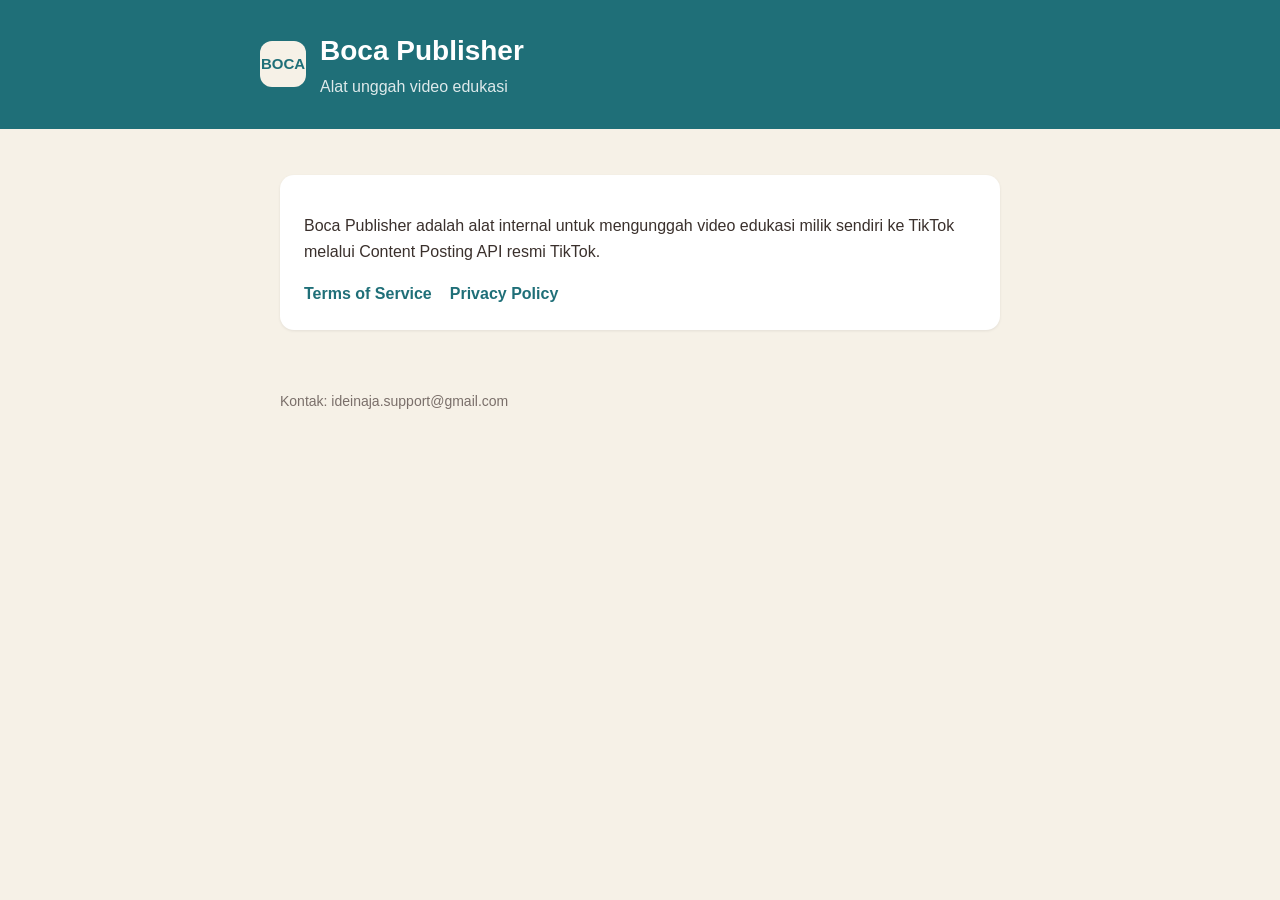
<file: index.html>
<!doctype html><html lang="id"><head><meta charset="utf-8">
<meta name="viewport" content="width=device-width,initial-scale=1">
<title>Boca Publisher</title><link rel="stylesheet" href="style.css"></head><body>
<header><div class="wrap"><div class="logo">BOCA</div><div><h1 style="margin:0">Boca Publisher</h1><div style="opacity:.85">Alat unggah video edukasi</div></div></div></header>
<main>
<div class="card">
<p>Boca Publisher adalah alat internal untuk mengunggah video edukasi milik sendiri ke TikTok melalui Content Posting API resmi TikTok.</p>
<nav><a href="tos.html">Terms of Service</a><a href="privacy.html">Privacy Policy</a></nav>
</div>
</main>
<footer>Kontak: ideinaja.support@gmail.com</footer></body></html>
</file>
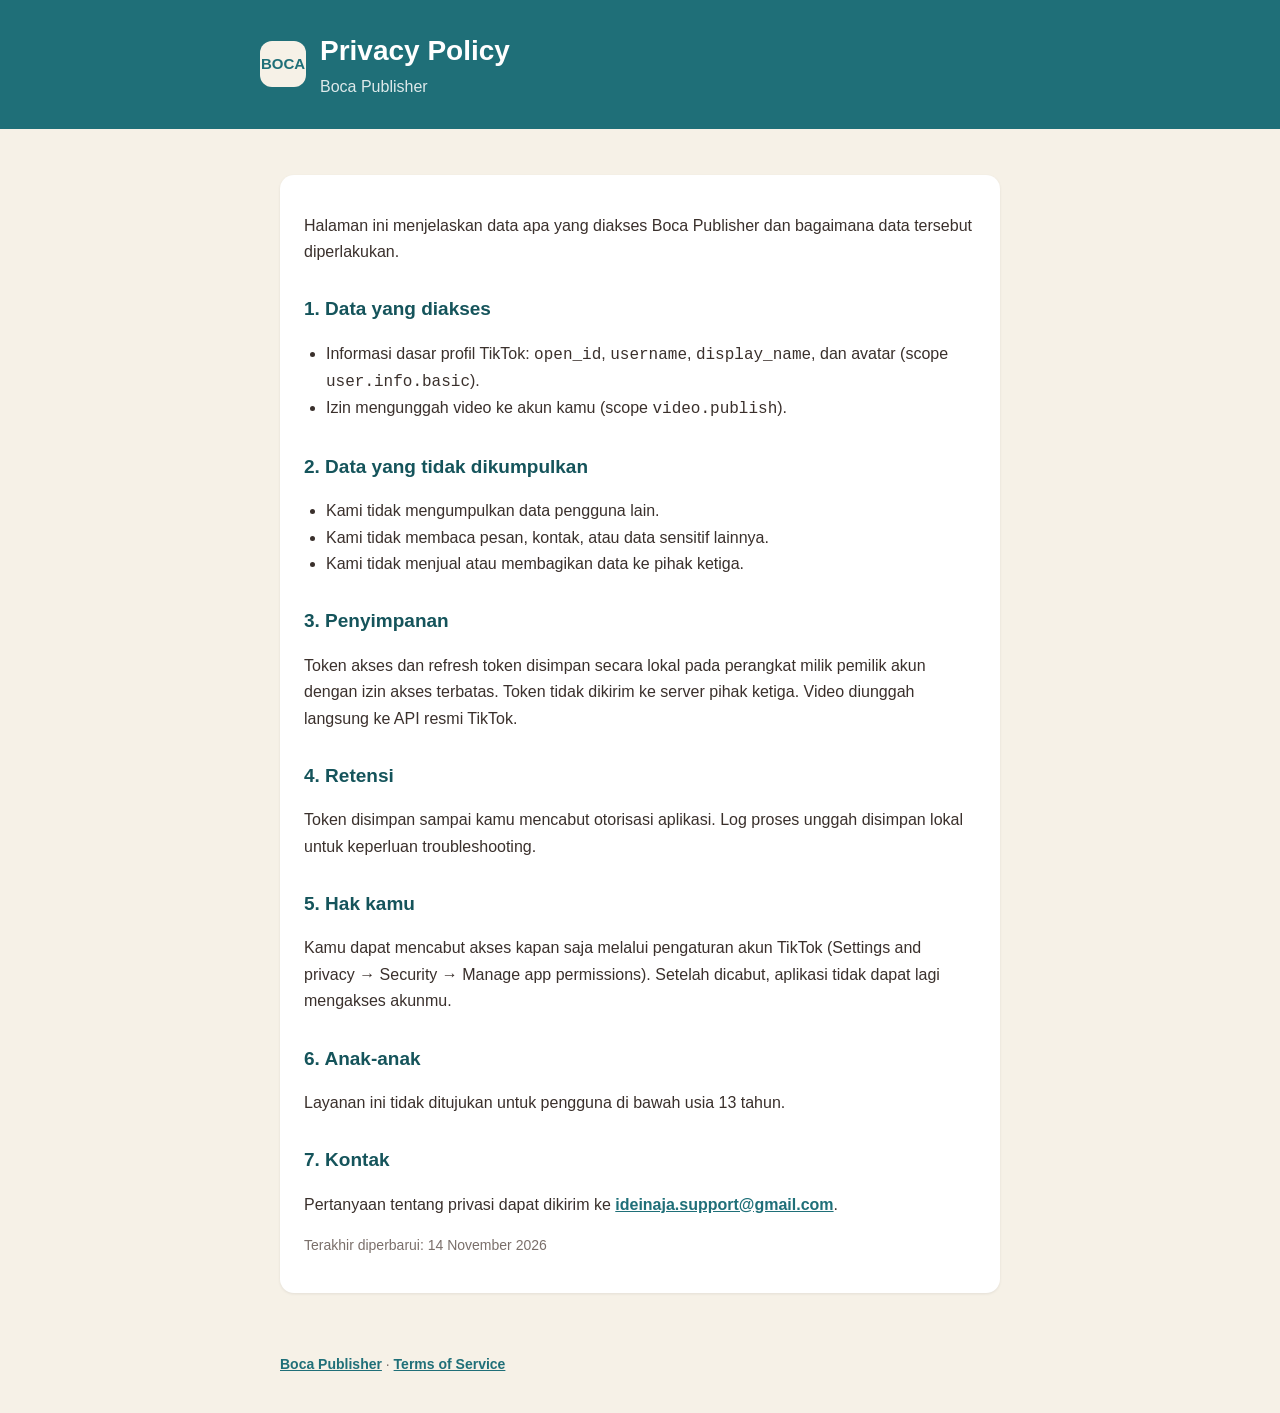
<file: privacy.html>
<!doctype html><html lang="id"><head><meta charset="utf-8">
<meta name="viewport" content="width=device-width,initial-scale=1">
<title>Boca Publisher - Privacy Policy</title><link rel="stylesheet" href="style.css"></head><body>
<header><div class="wrap"><div class="logo">BOCA</div><div><h1 style="margin:0">Privacy Policy</h1><div style="opacity:.85">Boca Publisher</div></div></div></header>
<main>
<div class="card">
<p>Halaman ini menjelaskan data apa yang diakses Boca Publisher dan bagaimana data tersebut diperlakukan.</p>
<h2>1. Data yang diakses</h2>
<ul>
<li>Informasi dasar profil TikTok: <code>open_id</code>, <code>username</code>, <code>display_name</code>, dan avatar (scope <code>user.info.basic</code>).</li>
<li>Izin mengunggah video ke akun kamu (scope <code>video.publish</code>).</li>
</ul>
<h2>2. Data yang tidak dikumpulkan</h2>
<ul>
<li>Kami tidak mengumpulkan data pengguna lain.</li>
<li>Kami tidak membaca pesan, kontak, atau data sensitif lainnya.</li>
<li>Kami tidak menjual atau membagikan data ke pihak ketiga.</li>
</ul>
<h2>3. Penyimpanan</h2>
<p>Token akses dan refresh token disimpan secara lokal pada perangkat milik pemilik akun dengan izin akses terbatas. Token tidak dikirim ke server pihak ketiga. Video diunggah langsung ke API resmi TikTok.</p>
<h2>4. Retensi</h2>
<p>Token disimpan sampai kamu mencabut otorisasi aplikasi. Log proses unggah disimpan lokal untuk keperluan troubleshooting.</p>
<h2>5. Hak kamu</h2>
<p>Kamu dapat mencabut akses kapan saja melalui pengaturan akun TikTok (Settings and privacy &rarr; Security &rarr; Manage app permissions). Setelah dicabut, aplikasi tidak dapat lagi mengakses akunmu.</p>
<h2>6. Anak-anak</h2>
<p>Layanan ini tidak ditujukan untuk pengguna di bawah usia 13 tahun.</p>
<h2>7. Kontak</h2>
<p>Pertanyaan tentang privasi dapat dikirim ke <a href="mailto:ideinaja.support@gmail.com">ideinaja.support@gmail.com</a>.</p>
<p class="muted">Terakhir diperbarui: 14 November 2026</p>
</div>
</main>
<footer><a href="index.html">Boca Publisher</a> · <a href="tos.html">Terms of Service</a></footer></body></html>
</file>
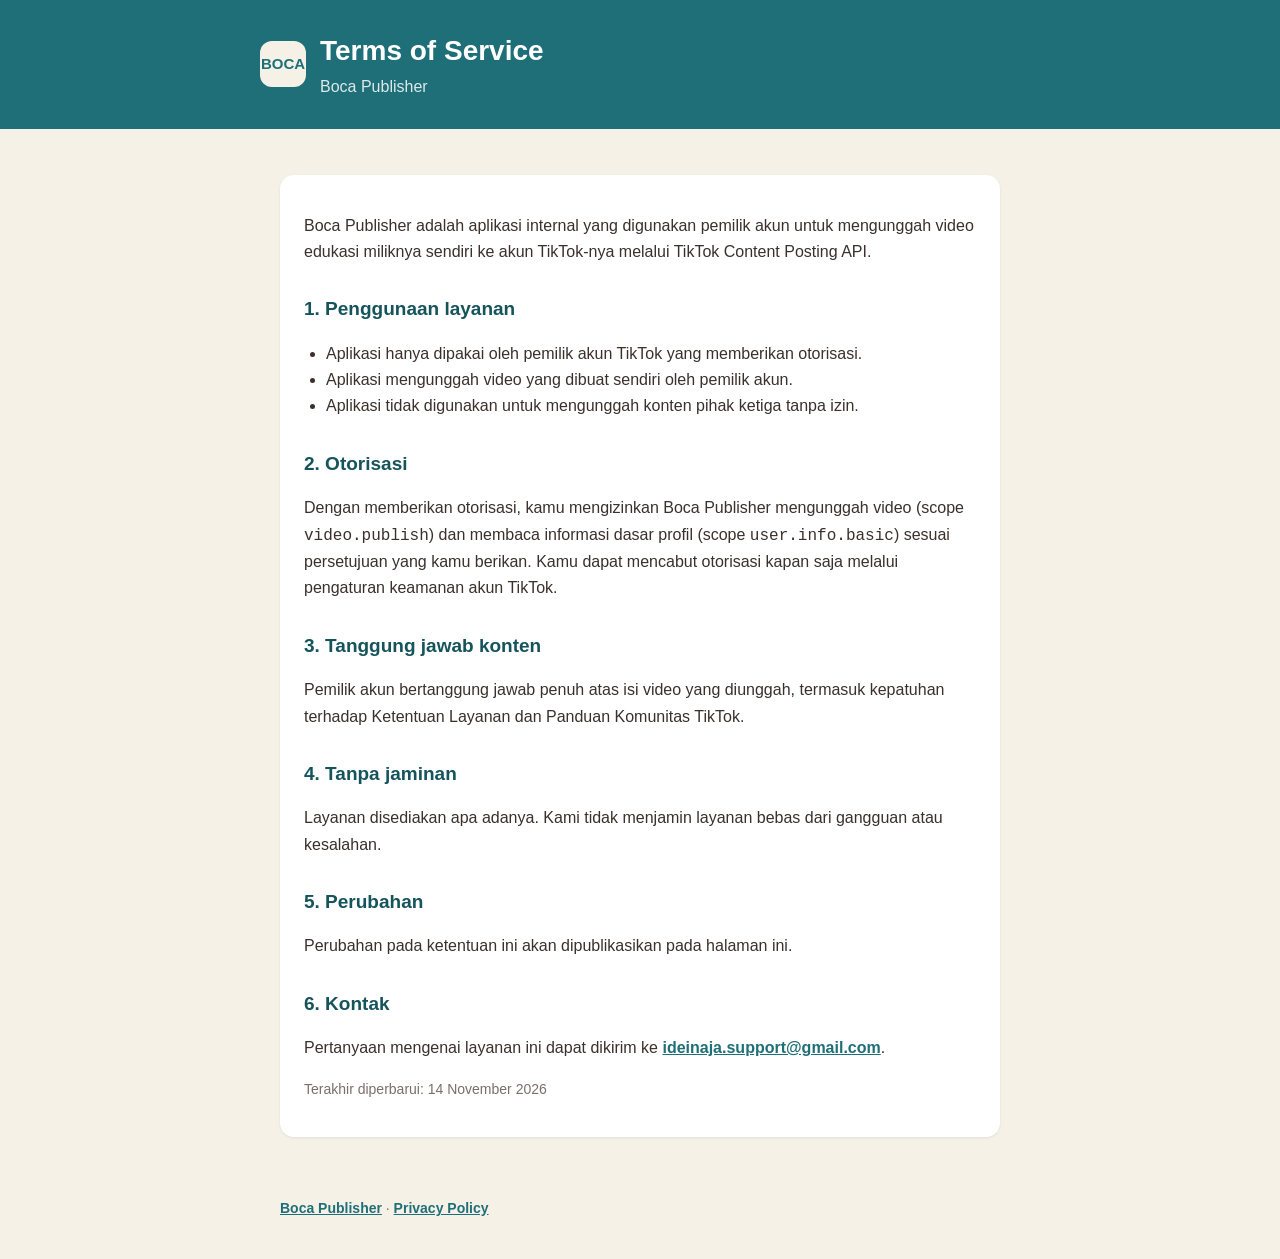
<file: tos.html>
<!doctype html><html lang="id"><head><meta charset="utf-8">
<meta name="viewport" content="width=device-width,initial-scale=1">
<title>Boca Publisher - Terms of Service</title><link rel="stylesheet" href="style.css"></head><body>
<header><div class="wrap"><div class="logo">BOCA</div><div><h1 style="margin:0">Terms of Service</h1><div style="opacity:.85">Boca Publisher</div></div></div></header>
<main>
<div class="card">
<p>Boca Publisher adalah aplikasi internal yang digunakan pemilik akun untuk mengunggah video edukasi miliknya sendiri ke akun TikTok-nya melalui TikTok Content Posting API.</p>
<h2>1. Penggunaan layanan</h2>
<ul>
<li>Aplikasi hanya dipakai oleh pemilik akun TikTok yang memberikan otorisasi.</li>
<li>Aplikasi mengunggah video yang dibuat sendiri oleh pemilik akun.</li>
<li>Aplikasi tidak digunakan untuk mengunggah konten pihak ketiga tanpa izin.</li>
</ul>
<h2>2. Otorisasi</h2>
<p>Dengan memberikan otorisasi, kamu mengizinkan Boca Publisher mengunggah video (scope <code>video.publish</code>) dan membaca informasi dasar profil (scope <code>user.info.basic</code>) sesuai persetujuan yang kamu berikan. Kamu dapat mencabut otorisasi kapan saja melalui pengaturan keamanan akun TikTok.</p>
<h2>3. Tanggung jawab konten</h2>
<p>Pemilik akun bertanggung jawab penuh atas isi video yang diunggah, termasuk kepatuhan terhadap Ketentuan Layanan dan Panduan Komunitas TikTok.</p>
<h2>4. Tanpa jaminan</h2>
<p>Layanan disediakan apa adanya. Kami tidak menjamin layanan bebas dari gangguan atau kesalahan.</p>
<h2>5. Perubahan</h2>
<p>Perubahan pada ketentuan ini akan dipublikasikan pada halaman ini.</p>
<h2>6. Kontak</h2>
<p>Pertanyaan mengenai layanan ini dapat dikirim ke <a href="mailto:ideinaja.support@gmail.com">ideinaja.support@gmail.com</a>.</p>
<p class="muted">Terakhir diperbarui: 14 November 2026</p>
</div>
</main>
<footer><a href="index.html">Boca Publisher</a> · <a href="privacy.html">Privacy Policy</a></footer></body></html>
</file>
<file: style.css>
:root{--teal:#1F6F78;--teal2:#15545B;--cream:#F6F1E7;--ink:#231815;--red:#D7263D}
*{box-sizing:border-box}
body{margin:0;font:16px/1.65 -apple-system,Roboto,"Segoe UI",sans-serif;background:var(--cream);color:var(--ink)}
header{background:var(--teal);color:#fff;padding:28px 20px}
header .wrap{max-width:760px;margin:0 auto;display:flex;align-items:center;gap:14px}
.logo{width:46px;height:46px;border-radius:12px;background:var(--cream);color:var(--teal);display:flex;align-items:center;justify-content:center;font-weight:800;font-size:15px}
main{max-width:760px;margin:0 auto;padding:28px 20px 60px}
h1{font-size:28px;margin:0 0 6px}
h2{font-size:19px;margin:28px 0 8px;color:var(--teal2)}
p,li{color:#3a302c}
ul{padding-left:22px}
a{color:var(--teal);font-weight:600}
.muted{color:#7a6f6a;font-size:14px}
.card{background:#fff;border-radius:14px;padding:22px 24px;box-shadow:0 1px 3px rgba(0,0,0,.08);margin-top:18px}
nav a{display:inline-block;margin-right:18px;text-decoration:none}
footer{max-width:760px;margin:0 auto;padding:0 20px 40px;color:#7a6f6a;font-size:14px}
</file>
